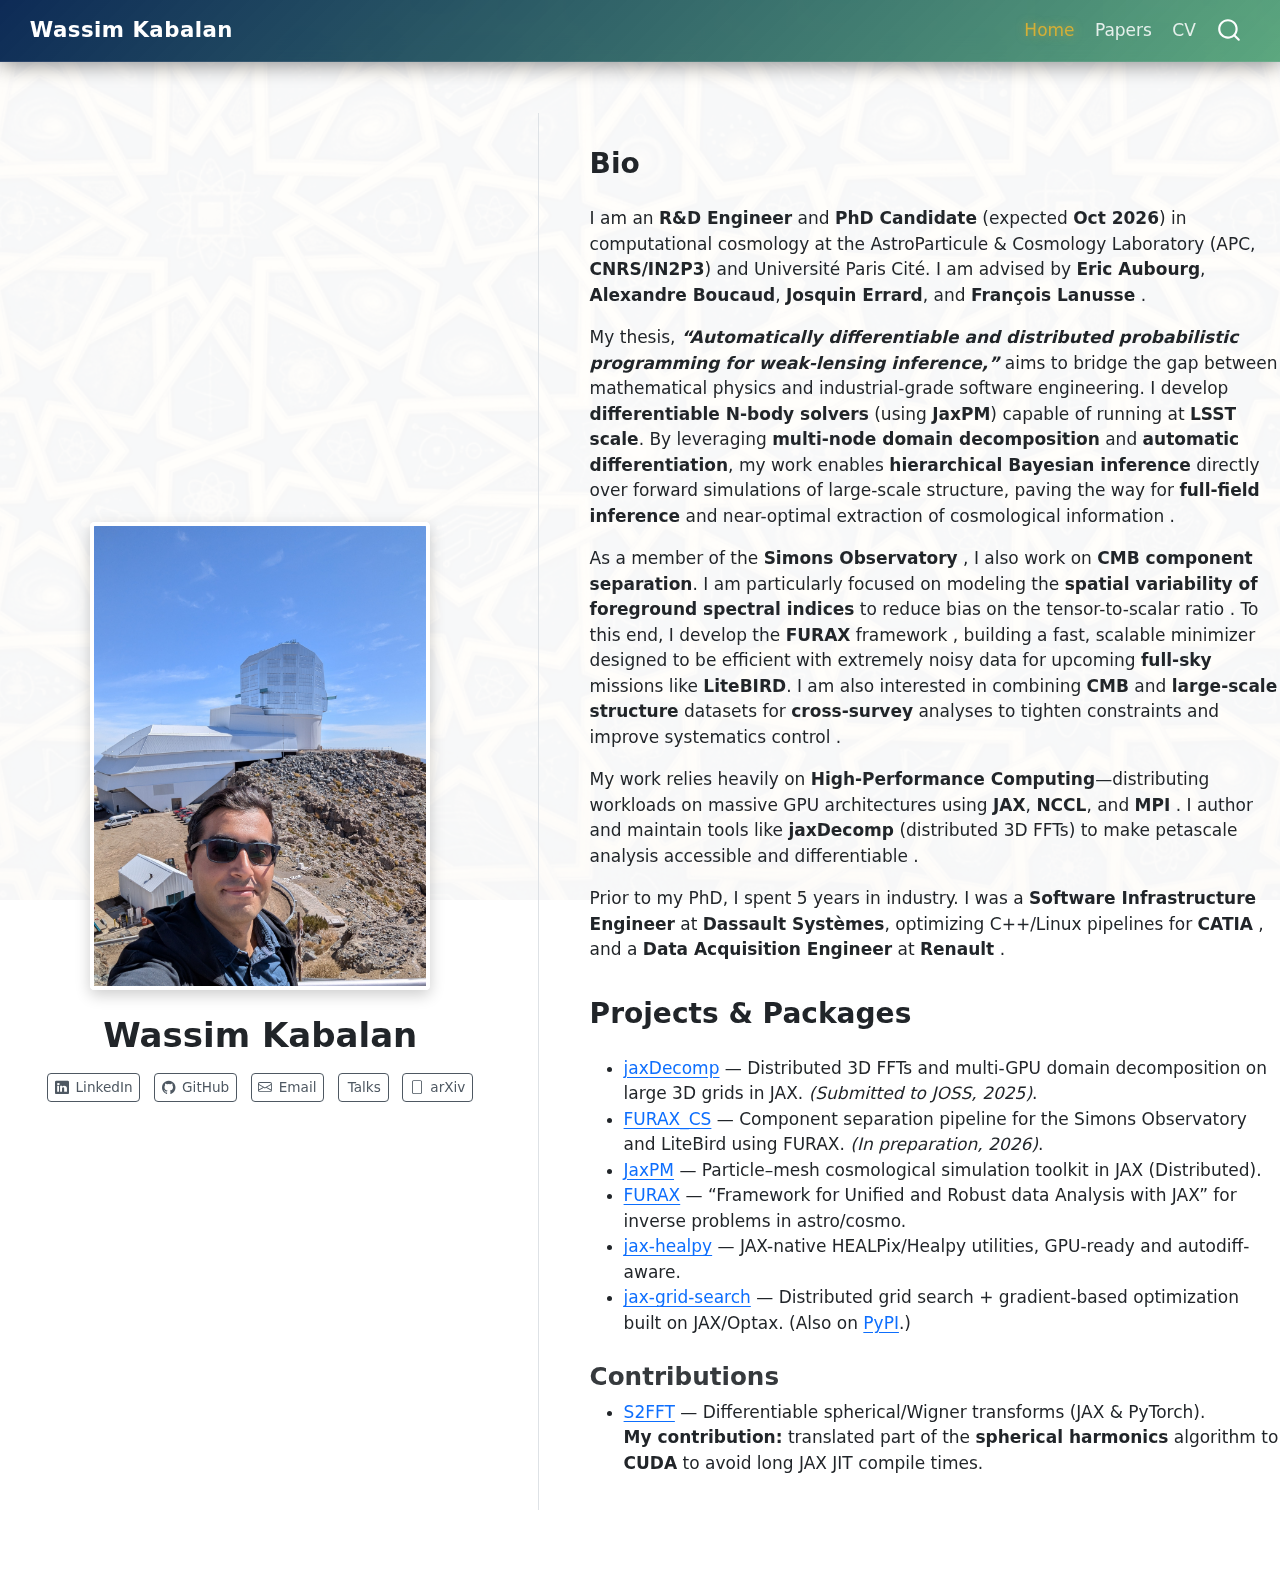
<file: index.html>
<!DOCTYPE html>
<html xmlns="http://www.w3.org/1999/xhtml" lang="en" xml:lang="en"><head>

<meta charset="utf-8">
<meta name="generator" content="quarto-1.8.27">

<meta name="viewport" content="width=device-width, initial-scale=1.0, user-scalable=yes">


<title>Wassim Kabalan</title>
<style>
code{white-space: pre-wrap;}
span.smallcaps{font-variant: small-caps;}
div.columns{display: flex; gap: min(4vw, 1.5em);}
div.column{flex: auto; overflow-x: auto;}
div.hanging-indent{margin-left: 1.5em; text-indent: -1.5em;}
ul.task-list{list-style: none;}
ul.task-list li input[type="checkbox"] {
  width: 0.8em;
  margin: 0 0.8em 0.2em -1em; /* quarto-specific, see https://github.com/quarto-dev/quarto-cli/issues/4556 */ 
  vertical-align: middle;
}
</style>


<script src="site_libs/quarto-nav/quarto-nav.js"></script>
<script src="site_libs/quarto-nav/headroom.min.js"></script>
<script src="site_libs/clipboard/clipboard.min.js"></script>
<script src="site_libs/quarto-search/autocomplete.umd.js"></script>
<script src="site_libs/quarto-search/fuse.min.js"></script>
<script src="site_libs/quarto-search/quarto-search.js"></script>
<meta name="quarto:offset" content="./">
<script src="site_libs/quarto-html/quarto.js" type="module"></script>
<script src="site_libs/quarto-html/tabsets/tabsets.js" type="module"></script>
<script src="site_libs/quarto-html/axe/axe-check.js" type="module"></script>
<script src="site_libs/quarto-html/popper.min.js"></script>
<script src="site_libs/quarto-html/tippy.umd.min.js"></script>
<link href="site_libs/quarto-html/tippy.css" rel="stylesheet">
<link href="site_libs/quarto-html/quarto-syntax-highlighting-ed96de9b727972fe78a7b5d16c58bf87.css" rel="stylesheet" id="quarto-text-highlighting-styles">
<script src="site_libs/bootstrap/bootstrap.min.js"></script>
<link href="site_libs/bootstrap/bootstrap-icons.css" rel="stylesheet">
<link href="site_libs/bootstrap/bootstrap-8fd1faf6fd93e4e6d207ae0f9db51d78.min.css" rel="stylesheet" append-hash="true" id="quarto-bootstrap" data-mode="light">
<script id="quarto-search-options" type="application/json">{
  "location": "navbar",
  "copy-button": false,
  "collapse-after": 3,
  "panel-placement": "end",
  "type": "overlay",
  "limit": 50,
  "keyboard-shortcut": [
    "f",
    "/",
    "s"
  ],
  "show-item-context": false,
  "language": {
    "search-no-results-text": "No results",
    "search-matching-documents-text": "matching documents",
    "search-copy-link-title": "Copy link to search",
    "search-hide-matches-text": "Hide additional matches",
    "search-more-match-text": "more match in this document",
    "search-more-matches-text": "more matches in this document",
    "search-clear-button-title": "Clear",
    "search-text-placeholder": "",
    "search-detached-cancel-button-title": "Cancel",
    "search-submit-button-title": "Submit",
    "search-label": "Search"
  }
}</script>


<link rel="stylesheet" href="assets/styles.css">
<link rel="stylesheet" href="assets/index.css">
<meta property="og:title" content="Wassim Kabalan">
<meta property="og:image" content="https://askabalan.github.io/assets/avatar.jpg">
<meta property="og:site_name" content="Wassim Kabalan">
<meta property="og:locale" content="en_US">
</head>

<body class="nav-fixed fullcontent quarto-light">

<div id="quarto-search-results"></div>
  <header id="quarto-header" class="headroom fixed-top">
    <nav class="navbar navbar-expand-lg " data-bs-theme="dark">
      <div class="navbar-container container-fluid">
      <div class="navbar-brand-container mx-auto">
    <a class="navbar-brand" href="./index.html">
    <span class="navbar-title">Wassim Kabalan</span>
    </a>
  </div>
            <div id="quarto-search" class="" title="Search"></div>
          <button class="navbar-toggler" type="button" data-bs-toggle="collapse" data-bs-target="#navbarCollapse" aria-controls="navbarCollapse" role="menu" aria-expanded="false" aria-label="Toggle navigation" onclick="if (window.quartoToggleHeadroom) { window.quartoToggleHeadroom(); }">
  <span class="navbar-toggler-icon"></span>
</button>
          <div class="collapse navbar-collapse" id="navbarCollapse">
            <ul class="navbar-nav navbar-nav-scroll ms-auto">
  <li class="nav-item">
    <a class="nav-link active" href="./index.html" aria-current="page"> 
<span class="menu-text">Home</span></a>
  </li>  
  <li class="nav-item">
    <a class="nav-link" href="./papers"> 
<span class="menu-text">Papers</span></a>
  </li>  
  <li class="nav-item">
    <a class="nav-link" href="./cv"> 
<span class="menu-text">CV</span></a>
  </li>  
</ul>
          </div> <!-- /navcollapse -->
            <div class="quarto-navbar-tools">
</div>
      </div> <!-- /container-fluid -->
    </nav>
</header>
<!-- content -->
<div id="quarto-content" class="quarto-container page-columns page-rows-contents page-layout-article page-navbar">
<!-- sidebar -->
<!-- margin-sidebar -->
    
<!-- main -->
<div class="quarto-about-trestles page-columns page-full">
  <div class="about-entity">
    <img src="assets/avatar.jpg" class="about-image
  rounded " style="width: 20em;">
<header id="title-block-header" class="quarto-title-block default">
<div class="quarto-title">
<h1 class="title">Wassim Kabalan</h1>
</div>
<div class="quarto-title-meta">
  </div>
</header>
    <div class="about-links">
  <a href="https://www.linkedin.com/in/wassimkabalan/" class="about-link" rel="" target="">
    <i class="bi bi-linkedin"></i>
     <span class="about-link-text">LinkedIn</span>
  </a>
  <a href="https://github.com/askabalan" class="about-link" rel="" target="">
    <i class="bi bi-github"></i>
     <span class="about-link-text">GitHub</span>
  </a>
  <a href="mailto:wassim@apc.in2p3.fr" class="about-link" rel="" target="">
    <i class="bi bi-envelope"></i>
     <span class="about-link-text">Email</span>
  </a>
  <a href="https://askabalan.github.io/slides/" class="about-link" rel="" target="">
    <i class="bi bi-presentation"></i>
     <span class="about-link-text">Talks</span>
  </a>
  <a href="https://arxiv.org/search/?query=wassim+kabalan&amp;searchtype=all&amp;source=header" class="about-link" rel="" target="">
    <i class="bi bi-file"></i>
     <span class="about-link-text">arXiv</span>
  </a>
</div>
  </div>
  <div class="about-contents page-columns page-full"><main class="content page-columns page-full" id="quarto-document-content">
<div class="column-page">
<section id="bio" class="level2">
<h2 data-anchor-id="bio">Bio</h2>
<p>I am an <strong>R&amp;D Engineer</strong> and <strong>PhD Candidate</strong> (expected <strong>Oct 2026</strong>) in computational cosmology at the AstroParticule &amp; Cosmology Laboratory (APC, <strong>CNRS/IN2P3</strong>) and Université Paris Cité. I am advised by <strong>Eric Aubourg</strong>, <strong>Alexandre Boucaud</strong>, <strong>Josquin Errard</strong>, and <strong>François Lanusse</strong> .</p>
<p>My thesis, <strong><em>“Automatically differentiable and distributed probabilistic programming for weak-lensing inference,”</em></strong> aims to bridge the gap between mathematical physics and industrial-grade software engineering. I develop <strong>differentiable N-body solvers</strong> (using <strong>JaxPM</strong>) capable of running at <strong>LSST scale</strong>. By leveraging <strong>multi-node domain decomposition</strong> and <strong>automatic differentiation</strong>, my work enables <strong>hierarchical Bayesian inference</strong> directly over forward simulations of large-scale structure, paving the way for <strong>full-field inference</strong> and near-optimal extraction of cosmological information .</p>
<p>As a member of the <strong>Simons Observatory</strong> , I also work on <strong>CMB component separation</strong>. I am particularly focused on modeling the <strong>spatial variability of foreground spectral indices</strong> to reduce bias on the tensor-to-scalar ratio . To this end, I develop the <strong>FURAX</strong> framework , building a fast, scalable minimizer designed to be efficient with extremely noisy data for upcoming <strong>full-sky</strong> missions like <strong>LiteBIRD</strong>. I am also interested in combining <strong>CMB</strong> and <strong>large-scale structure</strong> datasets for <strong>cross-survey</strong> analyses to tighten constraints and improve systematics control .</p>
<p>My work relies heavily on <strong>High-Performance Computing</strong>—distributing workloads on massive GPU architectures using <strong>JAX</strong>, <strong>NCCL</strong>, and <strong>MPI</strong> . I author and maintain tools like <strong>jaxDecomp</strong> (distributed 3D FFTs) to make petascale analysis accessible and differentiable .</p>
<p>Prior to my PhD, I spent 5 years in industry. I was a <strong>Software Infrastructure Engineer</strong> at <strong>Dassault Systèmes</strong>, optimizing C++/Linux pipelines for <strong>CATIA</strong> , and a <strong>Data Acquisition Engineer</strong> at <strong>Renault</strong> .</p>
</section>
<section id="projects-packages" class="level2">
<h2 data-anchor-id="projects-packages">Projects &amp; Packages</h2>
<ul>
<li><a href="https://github.com/DifferentiableUniverseInitiative/jaxDecomp">jaxDecomp</a> — Distributed 3D FFTs and multi-GPU domain decomposition on large 3D grids in JAX. <em>(Submitted to JOSS, 2025)</em>.</li>
<li><a href="https://github.com/ASKabalan/furax-compsep-paper">FURAX_CS</a> — Component separation pipeline for the Simons Observatory and LiteBird using FURAX. <em>(In preparation, 2026)</em>.</li>
<li><a href="https://github.com/DifferentiableUniverseInitiative/JaxPM">JaxPM</a> — Particle–mesh cosmological simulation toolkit in JAX (Distributed).</li>
<li><a href="https://github.com/CMBSciPol/furax">FURAX</a> — “Framework for Unified and Robust data Analysis with JAX” for inverse problems in astro/cosmo.</li>
<li><a href="https://github.com/CMBSciPol/jax-healpy">jax-healpy</a> — JAX-native HEALPix/Healpy utilities, GPU-ready and autodiff-aware.</li>
<li><a href="https://github.com/CMBSciPol/jax-grid-search">jax-grid-search</a> — Distributed grid search + gradient-based optimization built on JAX/Optax. (Also on <a href="https://pypi.org/project/jax-grid-search/">PyPI</a>.)</li>
</ul>
<section id="contributions" class="level3">
<h3 data-anchor-id="contributions">Contributions</h3>
<ul>
<li><a href="https://github.com/astro-informatics/s2fft">S2FFT</a> — Differentiable spherical/Wigner transforms (JAX &amp; PyTorch).<br>
<strong>My contribution:</strong> translated part of the <strong>spherical harmonics</strong> algorithm to <strong>CUDA</strong> to avoid long JAX JIT compile times.</li>
</ul>
</section>
</section>
</div>


</main></div>
</div>
 <!-- /main -->
<script id="quarto-html-after-body" type="application/javascript">
  window.document.addEventListener("DOMContentLoaded", function (event) {
    const isCodeAnnotation = (el) => {
      for (const clz of el.classList) {
        if (clz.startsWith('code-annotation-')) {                     
          return true;
        }
      }
      return false;
    }
    const onCopySuccess = function(e) {
      // button target
      const button = e.trigger;
      // don't keep focus
      button.blur();
      // flash "checked"
      button.classList.add('code-copy-button-checked');
      var currentTitle = button.getAttribute("title");
      button.setAttribute("title", "Copied!");
      let tooltip;
      if (window.bootstrap) {
        button.setAttribute("data-bs-toggle", "tooltip");
        button.setAttribute("data-bs-placement", "left");
        button.setAttribute("data-bs-title", "Copied!");
        tooltip = new bootstrap.Tooltip(button, 
          { trigger: "manual", 
            customClass: "code-copy-button-tooltip",
            offset: [0, -8]});
        tooltip.show();    
      }
      setTimeout(function() {
        if (tooltip) {
          tooltip.hide();
          button.removeAttribute("data-bs-title");
          button.removeAttribute("data-bs-toggle");
          button.removeAttribute("data-bs-placement");
        }
        button.setAttribute("title", currentTitle);
        button.classList.remove('code-copy-button-checked');
      }, 1000);
      // clear code selection
      e.clearSelection();
    }
    const getTextToCopy = function(trigger) {
      const outerScaffold = trigger.parentElement.cloneNode(true);
      const codeEl = outerScaffold.querySelector('code');
      for (const childEl of codeEl.children) {
        if (isCodeAnnotation(childEl)) {
          childEl.remove();
        }
      }
      return codeEl.innerText;
    }
    const clipboard = new window.ClipboardJS('.code-copy-button:not([data-in-quarto-modal])', {
      text: getTextToCopy
    });
    clipboard.on('success', onCopySuccess);
    if (window.document.getElementById('quarto-embedded-source-code-modal')) {
      const clipboardModal = new window.ClipboardJS('.code-copy-button[data-in-quarto-modal]', {
        text: getTextToCopy,
        container: window.document.getElementById('quarto-embedded-source-code-modal')
      });
      clipboardModal.on('success', onCopySuccess);
    }
      var localhostRegex = new RegExp(/^(?:http|https):\/\/localhost\:?[0-9]*\//);
      var mailtoRegex = new RegExp(/^mailto:/);
        var filterRegex = new RegExp("https:\/\/askabalan\.github\.io");
      var isInternal = (href) => {
          return filterRegex.test(href) || localhostRegex.test(href) || mailtoRegex.test(href);
      }
      // Inspect non-navigation links and adorn them if external
     var links = window.document.querySelectorAll('a[href]:not(.nav-link):not(.navbar-brand):not(.toc-action):not(.sidebar-link):not(.sidebar-item-toggle):not(.pagination-link):not(.no-external):not([aria-hidden]):not(.dropdown-item):not(.quarto-navigation-tool):not(.about-link)');
      for (var i=0; i<links.length; i++) {
        const link = links[i];
        if (!isInternal(link.href)) {
          // undo the damage that might have been done by quarto-nav.js in the case of
          // links that we want to consider external
          if (link.dataset.originalHref !== undefined) {
            link.href = link.dataset.originalHref;
          }
        }
      }
    function tippyHover(el, contentFn, onTriggerFn, onUntriggerFn) {
      const config = {
        allowHTML: true,
        maxWidth: 500,
        delay: 100,
        arrow: false,
        appendTo: function(el) {
            return el.parentElement;
        },
        interactive: true,
        interactiveBorder: 10,
        theme: 'quarto',
        placement: 'bottom-start',
      };
      if (contentFn) {
        config.content = contentFn;
      }
      if (onTriggerFn) {
        config.onTrigger = onTriggerFn;
      }
      if (onUntriggerFn) {
        config.onUntrigger = onUntriggerFn;
      }
      window.tippy(el, config); 
    }
    const noterefs = window.document.querySelectorAll('a[role="doc-noteref"]');
    for (var i=0; i<noterefs.length; i++) {
      const ref = noterefs[i];
      tippyHover(ref, function() {
        // use id or data attribute instead here
        let href = ref.getAttribute('data-footnote-href') || ref.getAttribute('href');
        try { href = new URL(href).hash; } catch {}
        const id = href.replace(/^#\/?/, "");
        const note = window.document.getElementById(id);
        if (note) {
          return note.innerHTML;
        } else {
          return "";
        }
      });
    }
    const xrefs = window.document.querySelectorAll('a.quarto-xref');
    const processXRef = (id, note) => {
      // Strip column container classes
      const stripColumnClz = (el) => {
        el.classList.remove("page-full", "page-columns");
        if (el.children) {
          for (const child of el.children) {
            stripColumnClz(child);
          }
        }
      }
      stripColumnClz(note)
      if (id === null || id.startsWith('sec-')) {
        // Special case sections, only their first couple elements
        const container = document.createElement("div");
        if (note.children && note.children.length > 2) {
          container.appendChild(note.children[0].cloneNode(true));
          for (let i = 1; i < note.children.length; i++) {
            const child = note.children[i];
            if (child.tagName === "P" && child.innerText === "") {
              continue;
            } else {
              container.appendChild(child.cloneNode(true));
              break;
            }
          }
          if (window.Quarto?.typesetMath) {
            window.Quarto.typesetMath(container);
          }
          return container.innerHTML
        } else {
          if (window.Quarto?.typesetMath) {
            window.Quarto.typesetMath(note);
          }
          return note.innerHTML;
        }
      } else {
        // Remove any anchor links if they are present
        const anchorLink = note.querySelector('a.anchorjs-link');
        if (anchorLink) {
          anchorLink.remove();
        }
        if (window.Quarto?.typesetMath) {
          window.Quarto.typesetMath(note);
        }
        if (note.classList.contains("callout")) {
          return note.outerHTML;
        } else {
          return note.innerHTML;
        }
      }
    }
    for (var i=0; i<xrefs.length; i++) {
      const xref = xrefs[i];
      tippyHover(xref, undefined, function(instance) {
        instance.disable();
        let url = xref.getAttribute('href');
        let hash = undefined; 
        if (url.startsWith('#')) {
          hash = url;
        } else {
          try { hash = new URL(url).hash; } catch {}
        }
        if (hash) {
          const id = hash.replace(/^#\/?/, "");
          const note = window.document.getElementById(id);
          if (note !== null) {
            try {
              const html = processXRef(id, note.cloneNode(true));
              instance.setContent(html);
            } finally {
              instance.enable();
              instance.show();
            }
          } else {
            // See if we can fetch this
            fetch(url.split('#')[0])
            .then(res => res.text())
            .then(html => {
              const parser = new DOMParser();
              const htmlDoc = parser.parseFromString(html, "text/html");
              const note = htmlDoc.getElementById(id);
              if (note !== null) {
                const html = processXRef(id, note);
                instance.setContent(html);
              } 
            }).finally(() => {
              instance.enable();
              instance.show();
            });
          }
        } else {
          // See if we can fetch a full url (with no hash to target)
          // This is a special case and we should probably do some content thinning / targeting
          fetch(url)
          .then(res => res.text())
          .then(html => {
            const parser = new DOMParser();
            const htmlDoc = parser.parseFromString(html, "text/html");
            const note = htmlDoc.querySelector('main.content');
            if (note !== null) {
              // This should only happen for chapter cross references
              // (since there is no id in the URL)
              // remove the first header
              if (note.children.length > 0 && note.children[0].tagName === "HEADER") {
                note.children[0].remove();
              }
              const html = processXRef(null, note);
              instance.setContent(html);
            } 
          }).finally(() => {
            instance.enable();
            instance.show();
          });
        }
      }, function(instance) {
      });
    }
        let selectedAnnoteEl;
        const selectorForAnnotation = ( cell, annotation) => {
          let cellAttr = 'data-code-cell="' + cell + '"';
          let lineAttr = 'data-code-annotation="' +  annotation + '"';
          const selector = 'span[' + cellAttr + '][' + lineAttr + ']';
          return selector;
        }
        const selectCodeLines = (annoteEl) => {
          const doc = window.document;
          const targetCell = annoteEl.getAttribute("data-target-cell");
          const targetAnnotation = annoteEl.getAttribute("data-target-annotation");
          const annoteSpan = window.document.querySelector(selectorForAnnotation(targetCell, targetAnnotation));
          const lines = annoteSpan.getAttribute("data-code-lines").split(",");
          const lineIds = lines.map((line) => {
            return targetCell + "-" + line;
          })
          let top = null;
          let height = null;
          let parent = null;
          if (lineIds.length > 0) {
              //compute the position of the single el (top and bottom and make a div)
              const el = window.document.getElementById(lineIds[0]);
              top = el.offsetTop;
              height = el.offsetHeight;
              parent = el.parentElement.parentElement;
            if (lineIds.length > 1) {
              const lastEl = window.document.getElementById(lineIds[lineIds.length - 1]);
              const bottom = lastEl.offsetTop + lastEl.offsetHeight;
              height = bottom - top;
            }
            if (top !== null && height !== null && parent !== null) {
              // cook up a div (if necessary) and position it 
              let div = window.document.getElementById("code-annotation-line-highlight");
              if (div === null) {
                div = window.document.createElement("div");
                div.setAttribute("id", "code-annotation-line-highlight");
                div.style.position = 'absolute';
                parent.appendChild(div);
              }
              div.style.top = top - 2 + "px";
              div.style.height = height + 4 + "px";
              div.style.left = 0;
              let gutterDiv = window.document.getElementById("code-annotation-line-highlight-gutter");
              if (gutterDiv === null) {
                gutterDiv = window.document.createElement("div");
                gutterDiv.setAttribute("id", "code-annotation-line-highlight-gutter");
                gutterDiv.style.position = 'absolute';
                const codeCell = window.document.getElementById(targetCell);
                const gutter = codeCell.querySelector('.code-annotation-gutter');
                gutter.appendChild(gutterDiv);
              }
              gutterDiv.style.top = top - 2 + "px";
              gutterDiv.style.height = height + 4 + "px";
            }
            selectedAnnoteEl = annoteEl;
          }
        };
        const unselectCodeLines = () => {
          const elementsIds = ["code-annotation-line-highlight", "code-annotation-line-highlight-gutter"];
          elementsIds.forEach((elId) => {
            const div = window.document.getElementById(elId);
            if (div) {
              div.remove();
            }
          });
          selectedAnnoteEl = undefined;
        };
          // Handle positioning of the toggle
      window.addEventListener(
        "resize",
        throttle(() => {
          elRect = undefined;
          if (selectedAnnoteEl) {
            selectCodeLines(selectedAnnoteEl);
          }
        }, 10)
      );
      function throttle(fn, ms) {
      let throttle = false;
      let timer;
        return (...args) => {
          if(!throttle) { // first call gets through
              fn.apply(this, args);
              throttle = true;
          } else { // all the others get throttled
              if(timer) clearTimeout(timer); // cancel #2
              timer = setTimeout(() => {
                fn.apply(this, args);
                timer = throttle = false;
              }, ms);
          }
        };
      }
        // Attach click handler to the DT
        const annoteDls = window.document.querySelectorAll('dt[data-target-cell]');
        for (const annoteDlNode of annoteDls) {
          annoteDlNode.addEventListener('click', (event) => {
            const clickedEl = event.target;
            if (clickedEl !== selectedAnnoteEl) {
              unselectCodeLines();
              const activeEl = window.document.querySelector('dt[data-target-cell].code-annotation-active');
              if (activeEl) {
                activeEl.classList.remove('code-annotation-active');
              }
              selectCodeLines(clickedEl);
              clickedEl.classList.add('code-annotation-active');
            } else {
              // Unselect the line
              unselectCodeLines();
              clickedEl.classList.remove('code-annotation-active');
            }
          });
        }
    const findCites = (el) => {
      const parentEl = el.parentElement;
      if (parentEl) {
        const cites = parentEl.dataset.cites;
        if (cites) {
          return {
            el,
            cites: cites.split(' ')
          };
        } else {
          return findCites(el.parentElement)
        }
      } else {
        return undefined;
      }
    };
    var bibliorefs = window.document.querySelectorAll('a[role="doc-biblioref"]');
    for (var i=0; i<bibliorefs.length; i++) {
      const ref = bibliorefs[i];
      const citeInfo = findCites(ref);
      if (citeInfo) {
        tippyHover(citeInfo.el, function() {
          var popup = window.document.createElement('div');
          citeInfo.cites.forEach(function(cite) {
            var citeDiv = window.document.createElement('div');
            citeDiv.classList.add('hanging-indent');
            citeDiv.classList.add('csl-entry');
            var biblioDiv = window.document.getElementById('ref-' + cite);
            if (biblioDiv) {
              citeDiv.innerHTML = biblioDiv.innerHTML;
            }
            popup.appendChild(citeDiv);
          });
          return popup.innerHTML;
        });
      }
    }
  });
  </script>
</div> <!-- /content -->




</body></html>
</file>
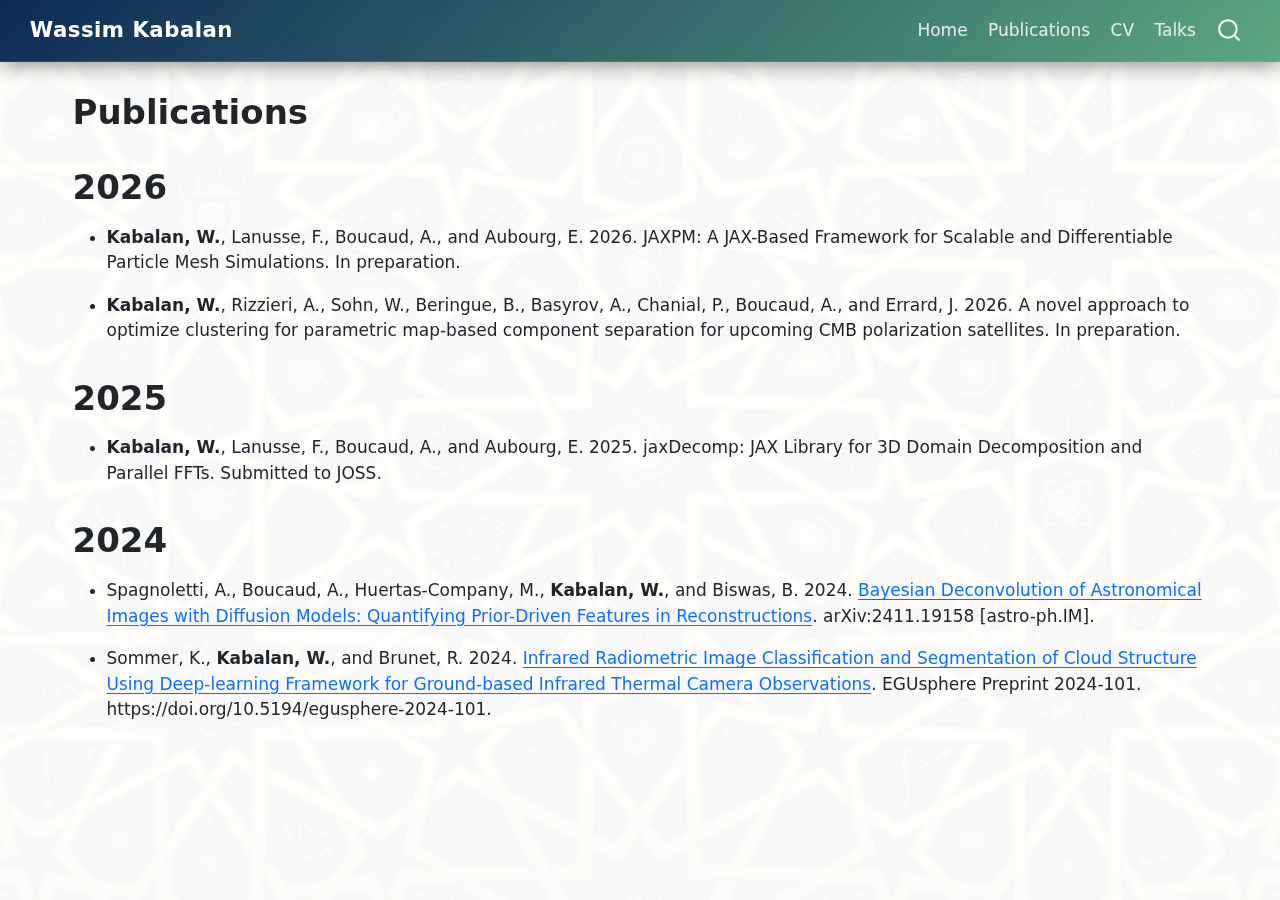
<file: papers/index.html>
<!DOCTYPE html>
<html xmlns="http://www.w3.org/1999/xhtml" lang="en" xml:lang="en"><head>

<meta charset="utf-8">
<meta name="generator" content="quarto-1.8.27">

<meta name="viewport" content="width=device-width, initial-scale=1.0, user-scalable=yes">


<title>Publications – Wassim Kabalan</title>
<style>
code{white-space: pre-wrap;}
span.smallcaps{font-variant: small-caps;}
div.columns{display: flex; gap: min(4vw, 1.5em);}
div.column{flex: auto; overflow-x: auto;}
div.hanging-indent{margin-left: 1.5em; text-indent: -1.5em;}
ul.task-list{list-style: none;}
ul.task-list li input[type="checkbox"] {
  width: 0.8em;
  margin: 0 0.8em 0.2em -1em; /* quarto-specific, see https://github.com/quarto-dev/quarto-cli/issues/4556 */ 
  vertical-align: middle;
}
</style>


<script src="../site_libs/quarto-nav/quarto-nav.js"></script>
<script src="../site_libs/quarto-nav/headroom.min.js"></script>
<script src="../site_libs/clipboard/clipboard.min.js"></script>
<script src="../site_libs/quarto-search/autocomplete.umd.js"></script>
<script src="../site_libs/quarto-search/fuse.min.js"></script>
<script src="../site_libs/quarto-search/quarto-search.js"></script>
<meta name="quarto:offset" content="../">
<script src="../site_libs/quarto-html/quarto.js" type="module"></script>
<script src="../site_libs/quarto-html/tabsets/tabsets.js" type="module"></script>
<script src="../site_libs/quarto-html/axe/axe-check.js" type="module"></script>
<script src="../site_libs/quarto-html/popper.min.js"></script>
<script src="../site_libs/quarto-html/tippy.umd.min.js"></script>
<script src="../site_libs/quarto-html/anchor.min.js"></script>
<link href="../site_libs/quarto-html/tippy.css" rel="stylesheet">
<link href="../site_libs/quarto-html/quarto-syntax-highlighting-ed96de9b727972fe78a7b5d16c58bf87.css" rel="stylesheet" id="quarto-text-highlighting-styles">
<script src="../site_libs/bootstrap/bootstrap.min.js"></script>
<link href="../site_libs/bootstrap/bootstrap-icons.css" rel="stylesheet">
<link href="../site_libs/bootstrap/bootstrap-8fd1faf6fd93e4e6d207ae0f9db51d78.min.css" rel="stylesheet" append-hash="true" id="quarto-bootstrap" data-mode="light">
<script id="quarto-search-options" type="application/json">{
  "location": "navbar",
  "copy-button": false,
  "collapse-after": 3,
  "panel-placement": "end",
  "type": "overlay",
  "limit": 50,
  "keyboard-shortcut": [
    "f",
    "/",
    "s"
  ],
  "show-item-context": false,
  "language": {
    "search-no-results-text": "No results",
    "search-matching-documents-text": "matching documents",
    "search-copy-link-title": "Copy link to search",
    "search-hide-matches-text": "Hide additional matches",
    "search-more-match-text": "more match in this document",
    "search-more-matches-text": "more matches in this document",
    "search-clear-button-title": "Clear",
    "search-text-placeholder": "",
    "search-detached-cancel-button-title": "Cancel",
    "search-submit-button-title": "Submit",
    "search-label": "Search"
  }
}</script>


<link rel="stylesheet" href="../assets/styles.css">
<meta property="og:title" content="Publications – Wassim Kabalan">
<meta property="og:site_name" content="Wassim Kabalan">
<meta property="og:locale" content="en_US">
</head>

<body class="nav-fixed quarto-light">

<div id="quarto-search-results"></div>
  <header id="quarto-header" class="headroom fixed-top">
    <nav class="navbar navbar-expand-lg " data-bs-theme="dark">
      <div class="navbar-container container-fluid">
      <div class="navbar-brand-container mx-auto">
    <a class="navbar-brand" href="../index.html">
    <span class="navbar-title">Wassim Kabalan</span>
    </a>
  </div>
            <div id="quarto-search" class="" title="Search"></div>
          <button class="navbar-toggler" type="button" data-bs-toggle="collapse" data-bs-target="#navbarCollapse" aria-controls="navbarCollapse" role="menu" aria-expanded="false" aria-label="Toggle navigation" onclick="if (window.quartoToggleHeadroom) { window.quartoToggleHeadroom(); }">
  <span class="navbar-toggler-icon"></span>
</button>
          <div class="collapse navbar-collapse" id="navbarCollapse">
            <ul class="navbar-nav navbar-nav-scroll ms-auto">
  <li class="nav-item">
    <a class="nav-link" href="../index.html"> 
<span class="menu-text">Home</span></a>
  </li>  
  <li class="nav-item">
    <a class="nav-link" href="../papers"> 
<span class="menu-text">Publications</span></a>
  </li>  
  <li class="nav-item">
    <a class="nav-link" href="../cv"> 
<span class="menu-text">CV</span></a>
  </li>  
  <li class="nav-item">
    <a class="nav-link" href="https://askabalan.github.io/slides/"> 
<span class="menu-text">Talks</span></a>
  </li>  
</ul>
          </div> <!-- /navcollapse -->
            <div class="quarto-navbar-tools">
</div>
      </div> <!-- /container-fluid -->
    </nav>
</header>
<!-- content -->
<div id="quarto-content" class="quarto-container page-columns page-rows-contents page-layout-full page-navbar">
<!-- sidebar -->
<!-- margin-sidebar -->
    
<!-- main -->
<main class="content column-page" id="quarto-document-content">

<header id="title-block-header" class="quarto-title-block default">
<div class="quarto-title">
<h1 class="title">Publications</h1>
</div>



<div class="quarto-title-meta column-page">

    
  
    
  </div>
  


</header>


<section id="section" class="level1">
<h1>2026</h1>
<ul>
<li><p><strong>Kabalan, W.</strong>, Lanusse, F., Boucaud, A., and Aubourg, E. 2026. JAXPM: A JAX-Based Framework for Scalable and Differentiable Particle Mesh Simulations. In preparation.</p></li>
<li><p><strong>Kabalan, W.</strong>, Rizzieri, A., Sohn, W., Beringue, B., Basyrov, A., Chanial, P., Boucaud, A., and Errard, J. 2026. A novel approach to optimize clustering for parametric map-based component separation for upcoming CMB polarization satellites. In preparation.</p></li>
</ul>
</section>
<section id="section-1" class="level1">
<h1>2025</h1>
<ul>
<li><strong>Kabalan, W.</strong>, Lanusse, F., Boucaud, A., and Aubourg, E. 2025. jaxDecomp: JAX Library for 3D Domain Decomposition and Parallel FFTs. Submitted to JOSS.</li>
</ul>
</section>
<section id="section-2" class="level1">
<h1>2024</h1>
<ul>
<li><p>Spagnoletti, A., Boucaud, A., Huertas-Company, M., <strong>Kabalan, W.</strong>, and Biswas, B. 2024. <a href="https://arxiv.org/abs/2411.19158">Bayesian Deconvolution of Astronomical Images with Diffusion Models: Quantifying Prior-Driven Features in Reconstructions</a>. arXiv:2411.19158 [astro-ph.IM].</p></li>
<li><p>Sommer, K., <strong>Kabalan, W.</strong>, and Brunet, R. 2024. <a href="https://egusphere.copernicus.org/preprints/2024/egusphere-2024-101/">Infrared Radiometric Image Classification and Segmentation of Cloud Structure Using Deep-learning Framework for Ground-based Infrared Thermal Camera Observations</a>. EGUsphere Preprint 2024-101. https://doi.org/10.5194/egusphere-2024-101.</p></li>
</ul>


</section>

</main> <!-- /main -->
<script id="quarto-html-after-body" type="application/javascript">
  window.document.addEventListener("DOMContentLoaded", function (event) {
    const icon = "";
    const anchorJS = new window.AnchorJS();
    anchorJS.options = {
      placement: 'right',
      icon: icon
    };
    anchorJS.add('.anchored');
    const isCodeAnnotation = (el) => {
      for (const clz of el.classList) {
        if (clz.startsWith('code-annotation-')) {                     
          return true;
        }
      }
      return false;
    }
    const onCopySuccess = function(e) {
      // button target
      const button = e.trigger;
      // don't keep focus
      button.blur();
      // flash "checked"
      button.classList.add('code-copy-button-checked');
      var currentTitle = button.getAttribute("title");
      button.setAttribute("title", "Copied!");
      let tooltip;
      if (window.bootstrap) {
        button.setAttribute("data-bs-toggle", "tooltip");
        button.setAttribute("data-bs-placement", "left");
        button.setAttribute("data-bs-title", "Copied!");
        tooltip = new bootstrap.Tooltip(button, 
          { trigger: "manual", 
            customClass: "code-copy-button-tooltip",
            offset: [0, -8]});
        tooltip.show();    
      }
      setTimeout(function() {
        if (tooltip) {
          tooltip.hide();
          button.removeAttribute("data-bs-title");
          button.removeAttribute("data-bs-toggle");
          button.removeAttribute("data-bs-placement");
        }
        button.setAttribute("title", currentTitle);
        button.classList.remove('code-copy-button-checked');
      }, 1000);
      // clear code selection
      e.clearSelection();
    }
    const getTextToCopy = function(trigger) {
      const outerScaffold = trigger.parentElement.cloneNode(true);
      const codeEl = outerScaffold.querySelector('code');
      for (const childEl of codeEl.children) {
        if (isCodeAnnotation(childEl)) {
          childEl.remove();
        }
      }
      return codeEl.innerText;
    }
    const clipboard = new window.ClipboardJS('.code-copy-button:not([data-in-quarto-modal])', {
      text: getTextToCopy
    });
    clipboard.on('success', onCopySuccess);
    if (window.document.getElementById('quarto-embedded-source-code-modal')) {
      const clipboardModal = new window.ClipboardJS('.code-copy-button[data-in-quarto-modal]', {
        text: getTextToCopy,
        container: window.document.getElementById('quarto-embedded-source-code-modal')
      });
      clipboardModal.on('success', onCopySuccess);
    }
      var localhostRegex = new RegExp(/^(?:http|https):\/\/localhost\:?[0-9]*\//);
      var mailtoRegex = new RegExp(/^mailto:/);
        var filterRegex = new RegExp("https:\/\/askabalan\.github\.io");
      var isInternal = (href) => {
          return filterRegex.test(href) || localhostRegex.test(href) || mailtoRegex.test(href);
      }
      // Inspect non-navigation links and adorn them if external
     var links = window.document.querySelectorAll('a[href]:not(.nav-link):not(.navbar-brand):not(.toc-action):not(.sidebar-link):not(.sidebar-item-toggle):not(.pagination-link):not(.no-external):not([aria-hidden]):not(.dropdown-item):not(.quarto-navigation-tool):not(.about-link)');
      for (var i=0; i<links.length; i++) {
        const link = links[i];
        if (!isInternal(link.href)) {
          // undo the damage that might have been done by quarto-nav.js in the case of
          // links that we want to consider external
          if (link.dataset.originalHref !== undefined) {
            link.href = link.dataset.originalHref;
          }
        }
      }
    function tippyHover(el, contentFn, onTriggerFn, onUntriggerFn) {
      const config = {
        allowHTML: true,
        maxWidth: 500,
        delay: 100,
        arrow: false,
        appendTo: function(el) {
            return el.parentElement;
        },
        interactive: true,
        interactiveBorder: 10,
        theme: 'quarto',
        placement: 'bottom-start',
      };
      if (contentFn) {
        config.content = contentFn;
      }
      if (onTriggerFn) {
        config.onTrigger = onTriggerFn;
      }
      if (onUntriggerFn) {
        config.onUntrigger = onUntriggerFn;
      }
      window.tippy(el, config); 
    }
    const noterefs = window.document.querySelectorAll('a[role="doc-noteref"]');
    for (var i=0; i<noterefs.length; i++) {
      const ref = noterefs[i];
      tippyHover(ref, function() {
        // use id or data attribute instead here
        let href = ref.getAttribute('data-footnote-href') || ref.getAttribute('href');
        try { href = new URL(href).hash; } catch {}
        const id = href.replace(/^#\/?/, "");
        const note = window.document.getElementById(id);
        if (note) {
          return note.innerHTML;
        } else {
          return "";
        }
      });
    }
    const xrefs = window.document.querySelectorAll('a.quarto-xref');
    const processXRef = (id, note) => {
      // Strip column container classes
      const stripColumnClz = (el) => {
        el.classList.remove("page-full", "page-columns");
        if (el.children) {
          for (const child of el.children) {
            stripColumnClz(child);
          }
        }
      }
      stripColumnClz(note)
      if (id === null || id.startsWith('sec-')) {
        // Special case sections, only their first couple elements
        const container = document.createElement("div");
        if (note.children && note.children.length > 2) {
          container.appendChild(note.children[0].cloneNode(true));
          for (let i = 1; i < note.children.length; i++) {
            const child = note.children[i];
            if (child.tagName === "P" && child.innerText === "") {
              continue;
            } else {
              container.appendChild(child.cloneNode(true));
              break;
            }
          }
          if (window.Quarto?.typesetMath) {
            window.Quarto.typesetMath(container);
          }
          return container.innerHTML
        } else {
          if (window.Quarto?.typesetMath) {
            window.Quarto.typesetMath(note);
          }
          return note.innerHTML;
        }
      } else {
        // Remove any anchor links if they are present
        const anchorLink = note.querySelector('a.anchorjs-link');
        if (anchorLink) {
          anchorLink.remove();
        }
        if (window.Quarto?.typesetMath) {
          window.Quarto.typesetMath(note);
        }
        if (note.classList.contains("callout")) {
          return note.outerHTML;
        } else {
          return note.innerHTML;
        }
      }
    }
    for (var i=0; i<xrefs.length; i++) {
      const xref = xrefs[i];
      tippyHover(xref, undefined, function(instance) {
        instance.disable();
        let url = xref.getAttribute('href');
        let hash = undefined; 
        if (url.startsWith('#')) {
          hash = url;
        } else {
          try { hash = new URL(url).hash; } catch {}
        }
        if (hash) {
          const id = hash.replace(/^#\/?/, "");
          const note = window.document.getElementById(id);
          if (note !== null) {
            try {
              const html = processXRef(id, note.cloneNode(true));
              instance.setContent(html);
            } finally {
              instance.enable();
              instance.show();
            }
          } else {
            // See if we can fetch this
            fetch(url.split('#')[0])
            .then(res => res.text())
            .then(html => {
              const parser = new DOMParser();
              const htmlDoc = parser.parseFromString(html, "text/html");
              const note = htmlDoc.getElementById(id);
              if (note !== null) {
                const html = processXRef(id, note);
                instance.setContent(html);
              } 
            }).finally(() => {
              instance.enable();
              instance.show();
            });
          }
        } else {
          // See if we can fetch a full url (with no hash to target)
          // This is a special case and we should probably do some content thinning / targeting
          fetch(url)
          .then(res => res.text())
          .then(html => {
            const parser = new DOMParser();
            const htmlDoc = parser.parseFromString(html, "text/html");
            const note = htmlDoc.querySelector('main.content');
            if (note !== null) {
              // This should only happen for chapter cross references
              // (since there is no id in the URL)
              // remove the first header
              if (note.children.length > 0 && note.children[0].tagName === "HEADER") {
                note.children[0].remove();
              }
              const html = processXRef(null, note);
              instance.setContent(html);
            } 
          }).finally(() => {
            instance.enable();
            instance.show();
          });
        }
      }, function(instance) {
      });
    }
        let selectedAnnoteEl;
        const selectorForAnnotation = ( cell, annotation) => {
          let cellAttr = 'data-code-cell="' + cell + '"';
          let lineAttr = 'data-code-annotation="' +  annotation + '"';
          const selector = 'span[' + cellAttr + '][' + lineAttr + ']';
          return selector;
        }
        const selectCodeLines = (annoteEl) => {
          const doc = window.document;
          const targetCell = annoteEl.getAttribute("data-target-cell");
          const targetAnnotation = annoteEl.getAttribute("data-target-annotation");
          const annoteSpan = window.document.querySelector(selectorForAnnotation(targetCell, targetAnnotation));
          const lines = annoteSpan.getAttribute("data-code-lines").split(",");
          const lineIds = lines.map((line) => {
            return targetCell + "-" + line;
          })
          let top = null;
          let height = null;
          let parent = null;
          if (lineIds.length > 0) {
              //compute the position of the single el (top and bottom and make a div)
              const el = window.document.getElementById(lineIds[0]);
              top = el.offsetTop;
              height = el.offsetHeight;
              parent = el.parentElement.parentElement;
            if (lineIds.length > 1) {
              const lastEl = window.document.getElementById(lineIds[lineIds.length - 1]);
              const bottom = lastEl.offsetTop + lastEl.offsetHeight;
              height = bottom - top;
            }
            if (top !== null && height !== null && parent !== null) {
              // cook up a div (if necessary) and position it 
              let div = window.document.getElementById("code-annotation-line-highlight");
              if (div === null) {
                div = window.document.createElement("div");
                div.setAttribute("id", "code-annotation-line-highlight");
                div.style.position = 'absolute';
                parent.appendChild(div);
              }
              div.style.top = top - 2 + "px";
              div.style.height = height + 4 + "px";
              div.style.left = 0;
              let gutterDiv = window.document.getElementById("code-annotation-line-highlight-gutter");
              if (gutterDiv === null) {
                gutterDiv = window.document.createElement("div");
                gutterDiv.setAttribute("id", "code-annotation-line-highlight-gutter");
                gutterDiv.style.position = 'absolute';
                const codeCell = window.document.getElementById(targetCell);
                const gutter = codeCell.querySelector('.code-annotation-gutter');
                gutter.appendChild(gutterDiv);
              }
              gutterDiv.style.top = top - 2 + "px";
              gutterDiv.style.height = height + 4 + "px";
            }
            selectedAnnoteEl = annoteEl;
          }
        };
        const unselectCodeLines = () => {
          const elementsIds = ["code-annotation-line-highlight", "code-annotation-line-highlight-gutter"];
          elementsIds.forEach((elId) => {
            const div = window.document.getElementById(elId);
            if (div) {
              div.remove();
            }
          });
          selectedAnnoteEl = undefined;
        };
          // Handle positioning of the toggle
      window.addEventListener(
        "resize",
        throttle(() => {
          elRect = undefined;
          if (selectedAnnoteEl) {
            selectCodeLines(selectedAnnoteEl);
          }
        }, 10)
      );
      function throttle(fn, ms) {
      let throttle = false;
      let timer;
        return (...args) => {
          if(!throttle) { // first call gets through
              fn.apply(this, args);
              throttle = true;
          } else { // all the others get throttled
              if(timer) clearTimeout(timer); // cancel #2
              timer = setTimeout(() => {
                fn.apply(this, args);
                timer = throttle = false;
              }, ms);
          }
        };
      }
        // Attach click handler to the DT
        const annoteDls = window.document.querySelectorAll('dt[data-target-cell]');
        for (const annoteDlNode of annoteDls) {
          annoteDlNode.addEventListener('click', (event) => {
            const clickedEl = event.target;
            if (clickedEl !== selectedAnnoteEl) {
              unselectCodeLines();
              const activeEl = window.document.querySelector('dt[data-target-cell].code-annotation-active');
              if (activeEl) {
                activeEl.classList.remove('code-annotation-active');
              }
              selectCodeLines(clickedEl);
              clickedEl.classList.add('code-annotation-active');
            } else {
              // Unselect the line
              unselectCodeLines();
              clickedEl.classList.remove('code-annotation-active');
            }
          });
        }
    const findCites = (el) => {
      const parentEl = el.parentElement;
      if (parentEl) {
        const cites = parentEl.dataset.cites;
        if (cites) {
          return {
            el,
            cites: cites.split(' ')
          };
        } else {
          return findCites(el.parentElement)
        }
      } else {
        return undefined;
      }
    };
    var bibliorefs = window.document.querySelectorAll('a[role="doc-biblioref"]');
    for (var i=0; i<bibliorefs.length; i++) {
      const ref = bibliorefs[i];
      const citeInfo = findCites(ref);
      if (citeInfo) {
        tippyHover(citeInfo.el, function() {
          var popup = window.document.createElement('div');
          citeInfo.cites.forEach(function(cite) {
            var citeDiv = window.document.createElement('div');
            citeDiv.classList.add('hanging-indent');
            citeDiv.classList.add('csl-entry');
            var biblioDiv = window.document.getElementById('ref-' + cite);
            if (biblioDiv) {
              citeDiv.innerHTML = biblioDiv.innerHTML;
            }
            popup.appendChild(citeDiv);
          });
          return popup.innerHTML;
        });
      }
    }
  });
  </script>
</div> <!-- /content -->




</body></html>
</file>
<file: site_libs/quarto-html/tippy.css>
.tippy-box[data-animation=fade][data-state=hidden]{opacity:0}[data-tippy-root]{max-width:calc(100vw - 10px)}.tippy-box{position:relative;background-color:#333;color:#fff;border-radius:4px;font-size:14px;line-height:1.4;white-space:normal;outline:0;transition-property:transform,visibility,opacity}.tippy-box[data-placement^=top]>.tippy-arrow{bottom:0}.tippy-box[data-placement^=top]>.tippy-arrow:before{bottom:-7px;left:0;border-width:8px 8px 0;border-top-color:initial;transform-origin:center top}.tippy-box[data-placement^=bottom]>.tippy-arrow{top:0}.tippy-box[data-placement^=bottom]>.tippy-arrow:before{top:-7px;left:0;border-width:0 8px 8px;border-bottom-color:initial;transform-origin:center bottom}.tippy-box[data-placement^=left]>.tippy-arrow{right:0}.tippy-box[data-placement^=left]>.tippy-arrow:before{border-width:8px 0 8px 8px;border-left-color:initial;right:-7px;transform-origin:center left}.tippy-box[data-placement^=right]>.tippy-arrow{left:0}.tippy-box[data-placement^=right]>.tippy-arrow:before{left:-7px;border-width:8px 8px 8px 0;border-right-color:initial;transform-origin:center right}.tippy-box[data-inertia][data-state=visible]{transition-timing-function:cubic-bezier(.54,1.5,.38,1.11)}.tippy-arrow{width:16px;height:16px;color:#333}.tippy-arrow:before{content:"";position:absolute;border-color:transparent;border-style:solid}.tippy-content{position:relative;padding:5px 9px;z-index:1}
</file>
<file: site_libs/quarto-html/quarto-syntax-highlighting-ed96de9b727972fe78a7b5d16c58bf87.css>
/* quarto syntax highlight colors */
:root {
  --quarto-hl-ot-color: #003B4F;
  --quarto-hl-at-color: #657422;
  --quarto-hl-ss-color: #20794D;
  --quarto-hl-an-color: #5E5E5E;
  --quarto-hl-fu-color: #4758AB;
  --quarto-hl-st-color: #20794D;
  --quarto-hl-cf-color: #003B4F;
  --quarto-hl-op-color: #5E5E5E;
  --quarto-hl-er-color: #AD0000;
  --quarto-hl-bn-color: #AD0000;
  --quarto-hl-al-color: #AD0000;
  --quarto-hl-va-color: #111111;
  --quarto-hl-bu-color: inherit;
  --quarto-hl-ex-color: inherit;
  --quarto-hl-pp-color: #AD0000;
  --quarto-hl-in-color: #5E5E5E;
  --quarto-hl-vs-color: #20794D;
  --quarto-hl-wa-color: #5E5E5E;
  --quarto-hl-do-color: #5E5E5E;
  --quarto-hl-im-color: #00769E;
  --quarto-hl-ch-color: #20794D;
  --quarto-hl-dt-color: #AD0000;
  --quarto-hl-fl-color: #AD0000;
  --quarto-hl-co-color: #5E5E5E;
  --quarto-hl-cv-color: #5E5E5E;
  --quarto-hl-cn-color: #8f5902;
  --quarto-hl-sc-color: #5E5E5E;
  --quarto-hl-dv-color: #AD0000;
  --quarto-hl-kw-color: #003B4F;
}

/* other quarto variables */
:root {
  --quarto-font-monospace: SFMono-Regular, Menlo, Monaco, Consolas, "Liberation Mono", "Courier New", monospace;
}

/* syntax highlight based on Pandoc's rules */
pre > code.sourceCode > span {
  color: #003B4F;
}

code.sourceCode > span {
  color: #003B4F;
}

div.sourceCode,
div.sourceCode pre.sourceCode {
  color: #003B4F;
}

/* Normal */
code span {
  color: #003B4F;
}

/* Alert */
code span.al {
  color: #AD0000;
  font-style: inherit;
}

/* Annotation */
code span.an {
  color: #5E5E5E;
  font-style: inherit;
}

/* Attribute */
code span.at {
  color: #657422;
  font-style: inherit;
}

/* BaseN */
code span.bn {
  color: #AD0000;
  font-style: inherit;
}

/* BuiltIn */
code span.bu {
  font-style: inherit;
}

/* ControlFlow */
code span.cf {
  color: #003B4F;
  font-weight: bold;
  font-style: inherit;
}

/* Char */
code span.ch {
  color: #20794D;
  font-style: inherit;
}

/* Constant */
code span.cn {
  color: #8f5902;
  font-style: inherit;
}

/* Comment */
code span.co {
  color: #5E5E5E;
  font-style: inherit;
}

/* CommentVar */
code span.cv {
  color: #5E5E5E;
  font-style: italic;
}

/* Documentation */
code span.do {
  color: #5E5E5E;
  font-style: italic;
}

/* DataType */
code span.dt {
  color: #AD0000;
  font-style: inherit;
}

/* DecVal */
code span.dv {
  color: #AD0000;
  font-style: inherit;
}

/* Error */
code span.er {
  color: #AD0000;
  font-style: inherit;
}

/* Extension */
code span.ex {
  font-style: inherit;
}

/* Float */
code span.fl {
  color: #AD0000;
  font-style: inherit;
}

/* Function */
code span.fu {
  color: #4758AB;
  font-style: inherit;
}

/* Import */
code span.im {
  color: #00769E;
  font-style: inherit;
}

/* Information */
code span.in {
  color: #5E5E5E;
  font-style: inherit;
}

/* Keyword */
code span.kw {
  color: #003B4F;
  font-weight: bold;
  font-style: inherit;
}

/* Operator */
code span.op {
  color: #5E5E5E;
  font-style: inherit;
}

/* Other */
code span.ot {
  color: #003B4F;
  font-style: inherit;
}

/* Preprocessor */
code span.pp {
  color: #AD0000;
  font-style: inherit;
}

/* SpecialChar */
code span.sc {
  color: #5E5E5E;
  font-style: inherit;
}

/* SpecialString */
code span.ss {
  color: #20794D;
  font-style: inherit;
}

/* String */
code span.st {
  color: #20794D;
  font-style: inherit;
}

/* Variable */
code span.va {
  color: #111111;
  font-style: inherit;
}

/* VerbatimString */
code span.vs {
  color: #20794D;
  font-style: inherit;
}

/* Warning */
code span.wa {
  color: #5E5E5E;
  font-style: italic;
}

.prevent-inlining {
  content: "</";
}

/*# sourceMappingURL=0920dd6d7437995b8cdf7429764427b1.css.map */
</file>
<file: assets/styles.css>
/* Site-wide background image with 20% opacity */
body::before {
  content: "";
  position: fixed;
  inset: 0;
  background: url("BACKGROUND.png") center/cover no-repeat fixed;
  opacity: 0.03;            /* 9% opacity */
  z-index: -1;             /* stay behind page content */
  pointer-events: none;
}

/* Rely on theme defaults for typography so the site matches mm218.dev */
/* Make the navbar float and have a glass effect */
/* --- Dark Blue Gradient Navbar --- */


/* NAVIGATION BAR STYLES */

.navbar {
    /* The Gradient: Dark Navy -> Lighter Midnight Blue */
    background: linear-gradient(135deg, rgba(0, 31, 77, 0.95) 0%, rgba(4, 121, 59, 0.644) 100%) !important;
    
    /* Keep the blur to smooth out the background pattern behind it */
    backdrop-filter: blur(10px);
    -webkit-backdrop-filter: blur(10px);
    
    /* A subtle bottom border to separate it from the content */
    border-bottom: 1px solid rgba(255, 255, 255, 0.1);
    box-shadow: 0 4px 20px rgba(0,0,0,0.4);
}

/* --- Text Color Fixes (Crucial for Dark Backgrounds) --- */

/* 1. Make the Site Title (Name) White */
.navbar-brand {
    color: #ffffff !important;
    font-weight: 700;
    letter-spacing: 0.5px;
}

/* 2. Make the Navigation Links White */
.navbar-nav .nav-link {
    color: rgba(255, 255, 255, 0.85) !important; /* Slightly softened white */
    transition: color 0.3s ease;
}

/* 3. Gold Hover Effect (Matches your background pattern) */
.navbar-nav .nav-link:hover, .navbar-nav .nav-link.active {
    color: #d4af37 !important; /* Gold */
    text-shadow: 0 0 10px rgba(212, 175, 55, 0.5); /* Glowing effect */
}

/* 4. Fix the search icon (if you use one) to be white */
.navbar-toggler-icon {
    filter: invert(1);
}



img.about-image {
    border-radius: 50%; /* Makes it a circle */
    border: 4px solid white; /* Adds a clean border */
    box-shadow: 0 5px 15px rgba(0,0,0,0.2); /* Lifts it off the page */
}
</file>
<file: assets/index.css>
/* (Optional) Home page font scaling
   Note: Leave disabled unless you want extra-large typography on index only.
   To enable, set font-size to a value like 112.5% (≈18px). */
/* html {
  font-size: 112.5%;
} */

/* Center the About block vertically on the home page */
/* Works with Quarto's about templates (e.g., trestles, jolla) */

/* Ensure the about section consumes viewport height minus navbar/footer */
.quarto-about-trestles,
.quarto-about,
.about {
  min-height: calc(100vh - var(--navbar-height, 56px) - var(--pagefooter-height, 0px));
  align-items: center; /* vertical centering for grid/flex layouts */
}


/* Conservative fallback: if the about container isn't using grid/flex,
   center its first-level children with flex without changing columns */
@supports not (align-items: center) {
  .quarto-about-trestles,
  .quarto-about,
  .about {
    display: flex;
    flex-direction: column;
    justify-content: center;
  }
}


/* 1. Target the custom class generated by Quarto */
.bi-arxiv {
  /* 2. Load your local image */
  background-image: url('arxiv.svg'); 
  
  /* 3. Sizing and placement to match other icons */
  background-size: contain;
  background-repeat: no-repeat;
  background-position: center;
  display: inline-block;
  width: 1em;
  height: 1em;
  vertical-align: -0.125em; /* Aligns the icon with the text baseline */
  
  /* 4. Ensure no default font content interferes */
  content: ""; 
}
</file>
